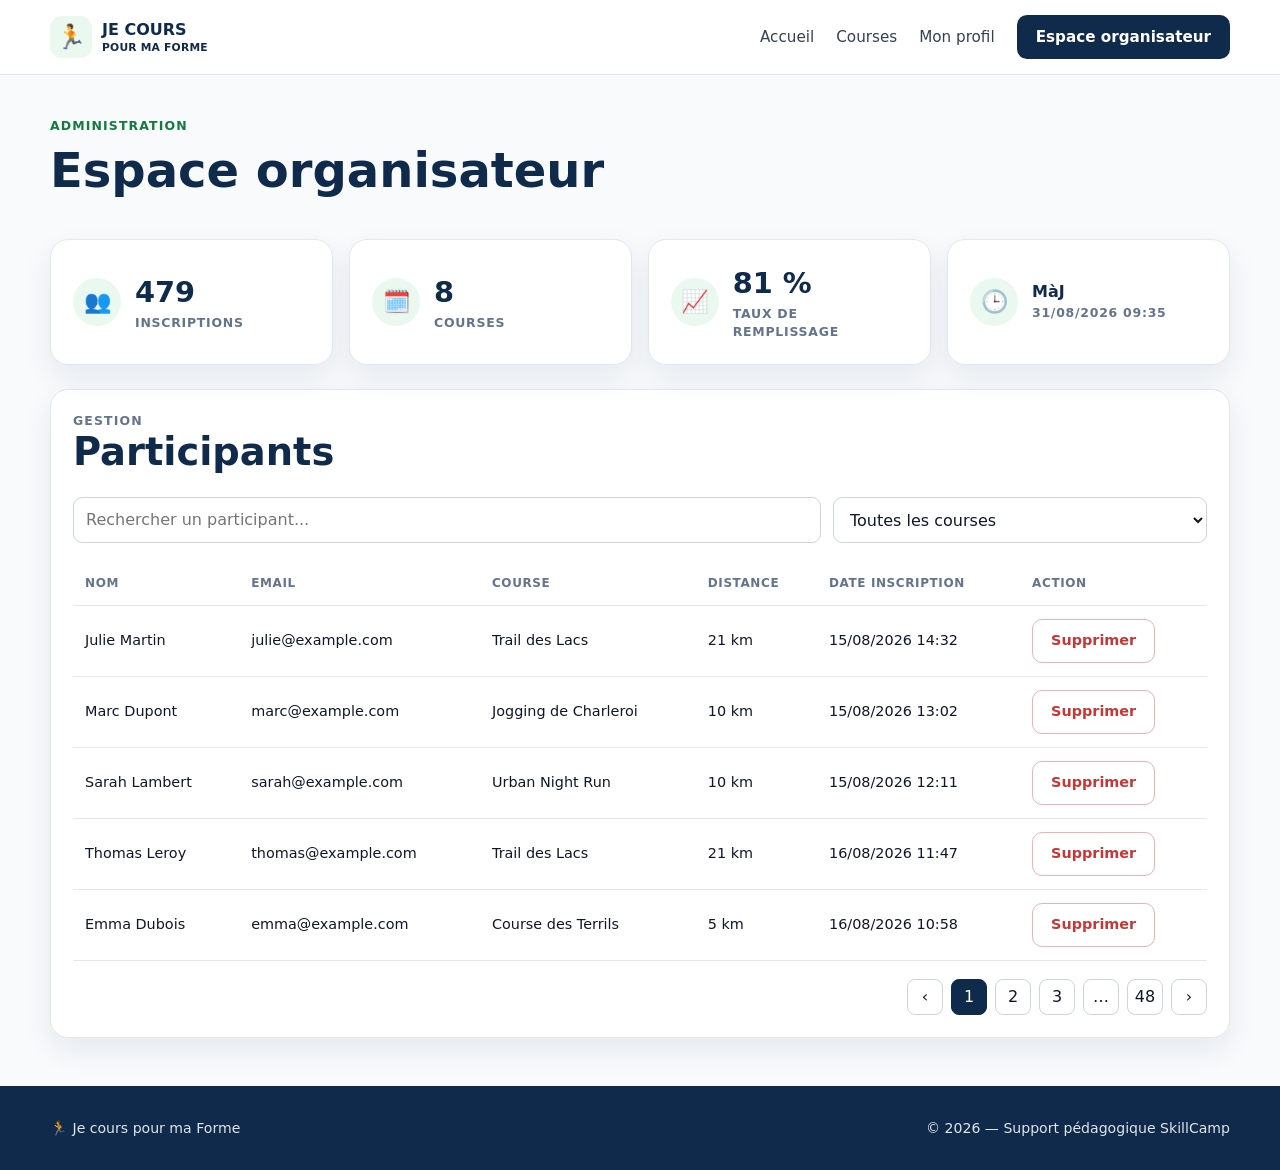
<file: admin.html>
<!doctype html>
<html lang="fr">
<head>
  <meta charset="utf-8">
  <meta name="viewport" content="width=device-width, initial-scale=1">
  <title>Espace organisateur — Je cours pour ma Forme</title>
  <link rel="stylesheet" href="css/style.css">
</head>
<body>

<header class="site-header">
  <div class="container header-inner">
    <a class="brand" href="index.html">
      <span class="brand-mark">🏃</span>
      <span class="brand-text">JE COURS<small>POUR MA FORME</small></span>
    </a>

    <button
      class="menu-toggle"
      id="menu-toggle"
      type="button"
      aria-label="Ouvrir le menu"
      aria-controls="main-nav"
      aria-expanded="false"
    >
      <span></span><span></span><span></span>
    </button>

    <nav class="nav" id="main-nav">
      <a href="index.html">Accueil</a>
      <a href="index.html#courses">Courses</a>
      <a href="profil.html">Mon profil</a>
      <a class="btn btn-primary" href="admin.html">Espace organisateur</a>
    </nav>
  </div>
</header>

<main>
  <section class="page-heading">
    <div class="container">
      <p class="eyebrow">Administration</p>
      <h1 style="max-width:none;font-size:clamp(2rem,4vw,3rem)">Espace organisateur</h1>
    </div>
  </section>

  <section class="container">
    <div class="stats-grid">
      <article class="card stat-card">
        <div class="stat-icon">👥</div>
        <div><div class="stat-value" id="stat-registrations">479</div><div class="stat-label">Inscriptions</div></div>
      </article>
      <article class="card stat-card">
        <div class="stat-icon">🗓️</div>
        <div><div class="stat-value" id="stat-races">8</div><div class="stat-label">Courses</div></div>
      </article>
      <article class="card stat-card">
        <div class="stat-icon">📈</div>
        <div><div class="stat-value" id="stat-occupancy">81 %</div><div class="stat-label">Taux de remplissage</div></div>
      </article>
      <article class="card stat-card">
        <div class="stat-icon">🕒</div>
        <div><div class="stat-value" style="font-size:1rem">MàJ</div><div class="stat-label" id="stat-updated">31/08/2026 09:35</div></div>
      </article>
    </div>

    <section class="card table-card">
      <div class="section-heading">
        <div><p class="eyebrow">Gestion</p><h2>Participants</h2></div>
      </div>

      <div class="table-tools">
        <input id="participant-search" type="search" placeholder="Rechercher un participant...">
        <select id="race-filter">
          <option value="all">Toutes les courses</option>
          <option>Trail des Lacs</option>
          <option>Jogging de Charleroi</option>
          <option>Urban Night Run</option>
          <option>Course des Terrils</option>
        </select>
      </div>

      <table>
        <thead>
          <tr>
            <th>Nom</th><th>Email</th><th>Course</th><th>Distance</th><th>Date inscription</th><th>Action</th>
          </tr>
        </thead>
        <tbody id="participants">
          <tr><td>Julie Martin</td><td>julie@example.com</td><td>Trail des Lacs</td><td>21 km</td><td>15/08/2026 14:32</td><td><button class="btn btn-danger">Supprimer</button></td></tr>
          <tr><td>Marc Dupont</td><td>marc@example.com</td><td>Jogging de Charleroi</td><td>10 km</td><td>15/08/2026 13:02</td><td><button class="btn btn-danger">Supprimer</button></td></tr>
          <tr><td>Sarah Lambert</td><td>sarah@example.com</td><td>Urban Night Run</td><td>10 km</td><td>15/08/2026 12:11</td><td><button class="btn btn-danger">Supprimer</button></td></tr>
          <tr><td>Thomas Leroy</td><td>thomas@example.com</td><td>Trail des Lacs</td><td>21 km</td><td>16/08/2026 11:47</td><td><button class="btn btn-danger">Supprimer</button></td></tr>
          <tr><td>Emma Dubois</td><td>emma@example.com</td><td>Course des Terrils</td><td>5 km</td><td>16/08/2026 10:58</td><td><button class="btn btn-danger">Supprimer</button></td></tr>
        </tbody>
      </table>

      <nav class="pagination" aria-label="Pagination">
        <a href="#">‹</a><a class="active" href="#">1</a><a href="#">2</a><a href="#">3</a><a href="#">…</a><a href="#">48</a><a href="#">›</a>
      </nav>
    </section>
  </section>
</main>

<footer class="footer">
  <div class="container footer-inner">
    <span>🏃 Je cours pour ma Forme</span>
    <span>© 2026 — Support pédagogique SkillCamp</span>
  </div>
</footer>

  <!-- Exercice JS : décommenter lorsque le menu mobile est abordé. -->
  <!-- <script src="js/menu.js"></script> -->
</body>
</html>
</file>
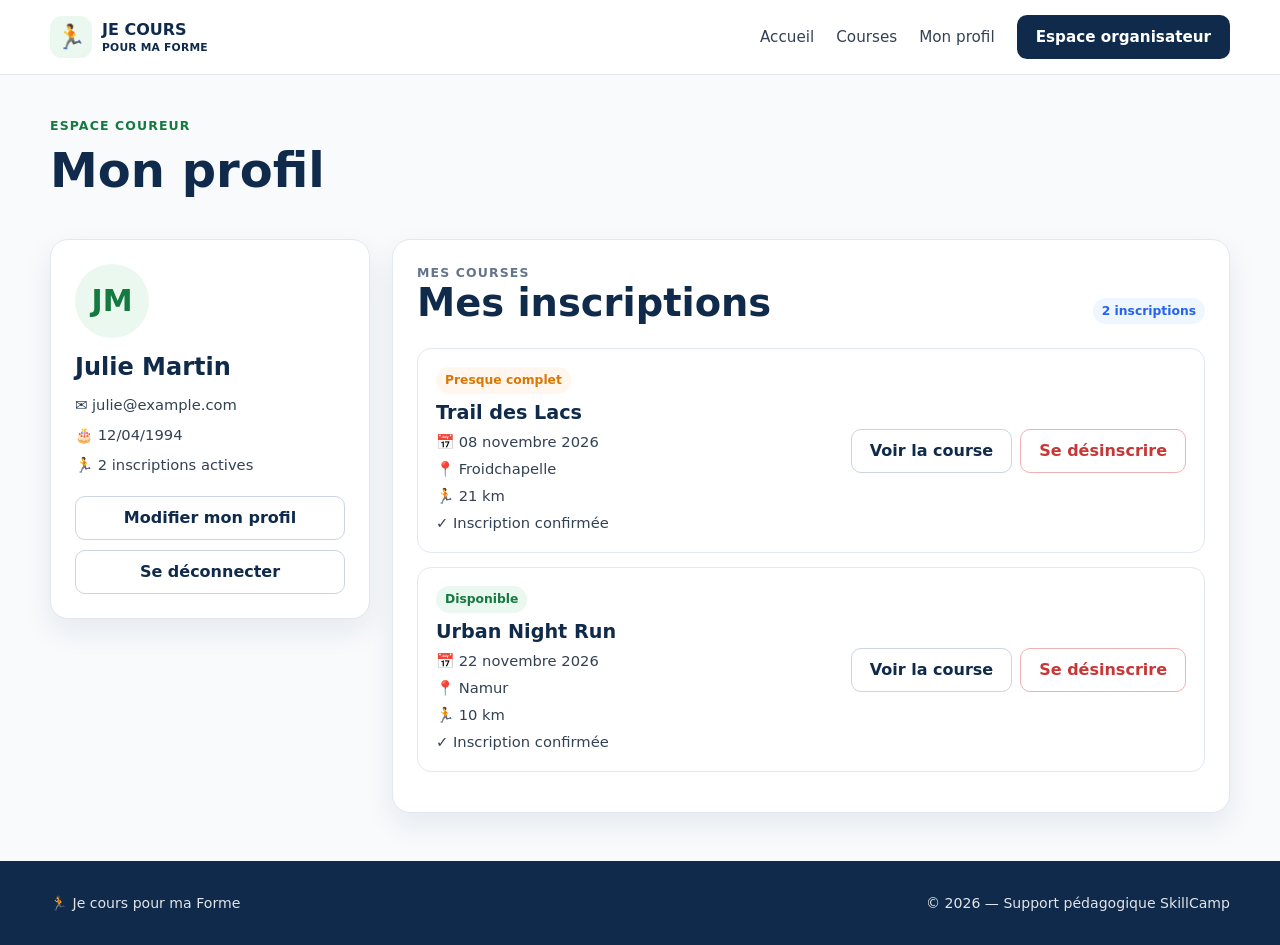
<file: profil.html>
<!doctype html>
<html lang="fr">
<head>
  <meta charset="utf-8">
  <meta name="viewport" content="width=device-width, initial-scale=1">
  <title>Mon profil — Je cours pour ma Forme</title>
  <link rel="stylesheet" href="css/style.css">
</head>
<body>
<header class="site-header">
  <div class="container header-inner">
    <a class="brand" href="index.html">
      <span class="brand-mark">🏃</span>
      <span class="brand-text">JE COURS<small>POUR MA FORME</small></span>
    </a>

    <button
      class="menu-toggle"
      id="menu-toggle"
      type="button"
      aria-label="Ouvrir le menu"
      aria-controls="main-nav"
      aria-expanded="false"
    >
      <span></span><span></span><span></span>
    </button>

    <nav class="nav" id="main-nav">
      <a href="index.html">Accueil</a>
      <a href="index.html#courses">Courses</a>
      <a href="profil.html">Mon profil</a>
      <a class="btn btn-primary" href="admin.html">Espace organisateur</a>
    </nav>
  </div>
</header>
<main>
  <section class="page-heading">
    <div class="container">
      <p class="eyebrow">Espace coureur</p>
      <h1 style="max-width:none;font-size:clamp(2rem,4vw,3rem)">Mon profil</h1>
    </div>
  </section>

  <section class="container">
    <div class="profile-layout">
      <aside class="card profile-card">
        <div class="profile-avatar">JM</div>
        <h2 style="font-size:1.5rem">Julie Martin</h2>

        <div class="profile-meta">
          <span>✉️ julie@example.com</span>
          <span>🎂 12/04/1994</span>
          <span>🏃 2 inscriptions actives</span>
        </div>

        <div class="sg-stack" style="margin-top:20px">
          <button class="btn btn-secondary" type="button">Modifier mon profil</button>
          <button class="btn btn-secondary" type="button">Se déconnecter</button>
        </div>
      </aside>

      <section class="card profile-card">
        <div class="section-heading">
          <div>
            <p class="eyebrow">Mes courses</p>
            <h2>Mes inscriptions</h2>
          </div>
          <span class="badge badge--info" id="registration-count">2 inscriptions</span>
        </div>

        <div id="my-registrations" class="registration-list">
          <article class="registration-item" data-registration-id="101">
            <div>
              <span class="badge badge--warning">Presque complet</span>
              <h3 style="margin-top:8px">Trail des Lacs</h3>
              <div class="registration-item__meta">
                <span>📅 08 novembre 2026</span>
                <span>📍 Froidchapelle</span>
                <span>🏃 21 km</span>
                <span>✓ Inscription confirmée</span>
              </div>
            </div>

            <div class="registration-item__actions">
              <a class="btn btn-secondary" href="index.html#courses">Voir la course</a>
              <button class="btn btn-danger" type="button">Se désinscrire</button>
            </div>
          </article>

          <article class="registration-item" data-registration-id="102">
            <div>
              <span class="badge badge--available">Disponible</span>
              <h3 style="margin-top:8px">Urban Night Run</h3>
              <div class="registration-item__meta">
                <span>📅 22 novembre 2026</span>
                <span>📍 Namur</span>
                <span>🏃 10 km</span>
                <span>✓ Inscription confirmée</span>
              </div>
            </div>

            <div class="registration-item__actions">
              <a class="btn btn-secondary" href="index.html#courses">Voir la course</a>
              <button class="btn btn-danger" type="button">Se désinscrire</button>
            </div>
          </article>
        </div>

        <div id="profile-message" style="margin-top:16px"></div>
      </section>
    </div>
  </section>
</main>
<footer class="footer">
  <div class="container footer-inner">
    <span>🏃 Je cours pour ma Forme</span>
    <span>© 2026 — Support pédagogique SkillCamp</span>
  </div>
</footer>
  <!-- Exercice JS : le menu mobile peut être activé ici. -->
  <!-- <script src="js/menu.js"></script> -->
</body>
</html>
</file>
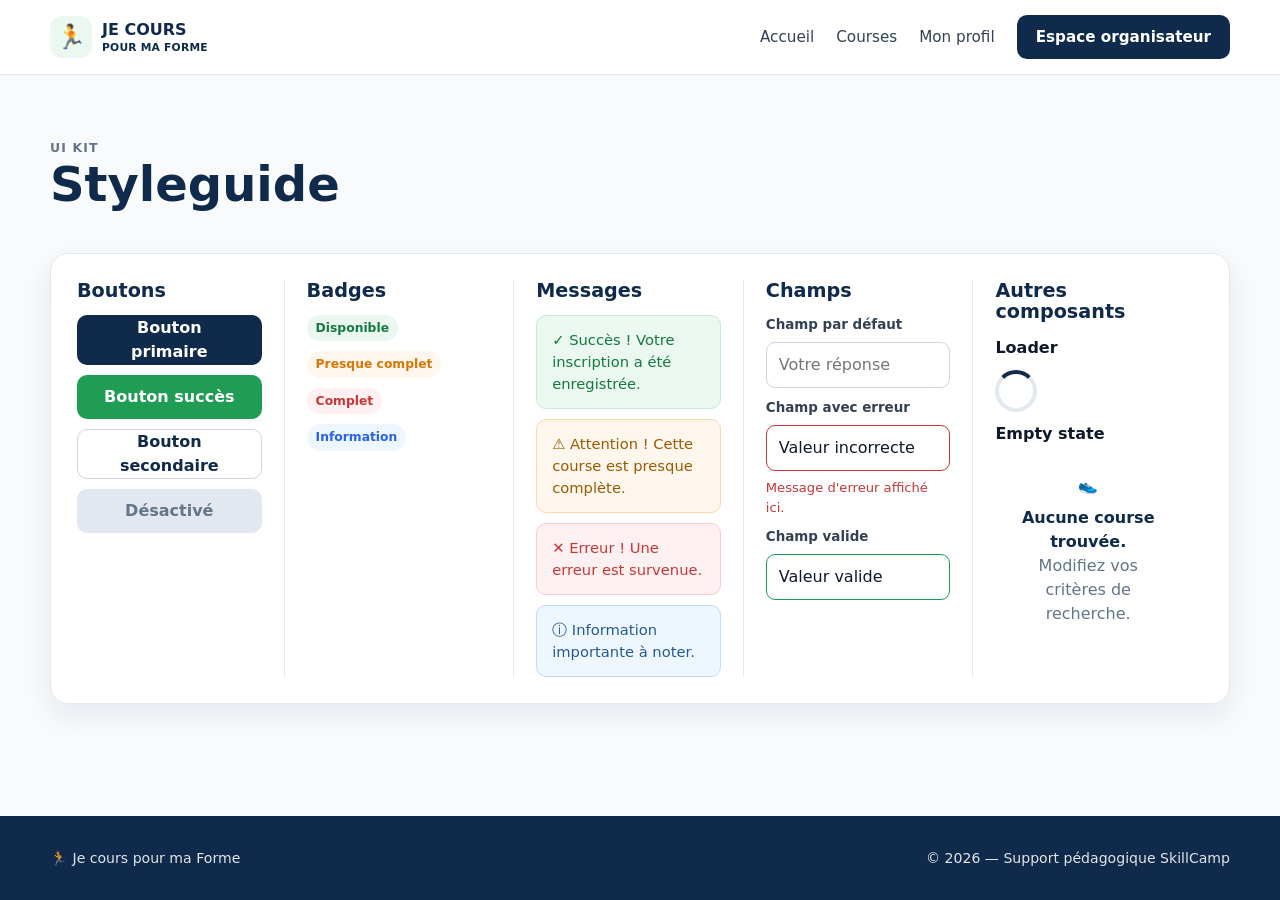
<file: styleguide.html>
<!doctype html>
<html lang="fr">
<head>
  <meta charset="utf-8">
  <meta name="viewport" content="width=device-width, initial-scale=1">
  <title>Styleguide — Je cours pour ma Forme</title>
  <link rel="stylesheet" href="css/style.css">
</head>
<body>

<header class="site-header">
  <div class="container header-inner">
    <a class="brand" href="index.html">
      <span class="brand-mark">🏃</span>
      <span class="brand-text">JE COURS<small>POUR MA FORME</small></span>
    </a>

    <button
      class="menu-toggle"
      id="menu-toggle"
      type="button"
      aria-label="Ouvrir le menu"
      aria-controls="main-nav"
      aria-expanded="false"
    >
      <span></span><span></span><span></span>
    </button>

    <nav class="nav" id="main-nav">
      <a href="index.html">Accueil</a>
      <a href="index.html#courses">Courses</a>
      <a href="profil.html">Mon profil</a>
      <a class="btn btn-primary" href="admin.html">Espace organisateur</a>
    </nav>
  </div>
</header>

<main class="section">
  <div class="container">
    <div class="section-heading">
      <div><p class="eyebrow">UI Kit</p><h1 style="max-width:none;font-size:clamp(2rem,4vw,3rem)">Styleguide</h1></div>
    </div>

    <section class="card" style="padding:26px">
      <div class="styleguide-grid">
        <div class="sg-block">
          <h3>Boutons</h3>
          <div class="sg-stack">
            <button class="btn btn-primary">Bouton primaire</button>
            <button class="btn btn-success">Bouton succès</button>
            <button class="btn btn-secondary">Bouton secondaire</button>
            <button class="btn" disabled>Désactivé</button>
          </div>
        </div>

        <div class="sg-block">
          <h3>Badges</h3>
          <div class="sg-stack">
            <span class="badge badge--available">Disponible</span>
            <span class="badge badge--warning">Presque complet</span>
            <span class="badge badge--full">Complet</span>
            <span class="badge badge--info">Information</span>
          </div>
        </div>

        <div class="sg-block">
          <h3>Messages</h3>
          <div class="sg-stack">
            <div class="notice notice--success">✓ Succès ! Votre inscription a été enregistrée.</div>
            <div class="notice notice--warning">⚠ Attention ! Cette course est presque complète.</div>
            <div class="notice notice--danger">✕ Erreur ! Une erreur est survenue.</div>
            <div class="notice notice--info">ⓘ Information importante à noter.</div>
          </div>
        </div>

        <div class="sg-block">
          <h3>Champs</h3>
          <div class="sg-stack">
            <div class="field"><label>Champ par défaut</label><input placeholder="Votre réponse"></div>
            <div class="field"><label>Champ avec erreur</label><input class="input-error" value="Valeur incorrecte"><p class="field-error">Message d'erreur affiché ici.</p></div>
            <div class="field"><label>Champ valide</label><input style="border-color:var(--green)" value="Valeur valide"></div>
          </div>
        </div>

        <div class="sg-block">
          <h3>Autres composants</h3>
          <div class="sg-stack">
            <strong>Loader</strong>
            <div class="loader" aria-label="Chargement"></div>
            <strong>Empty state</strong>
            <div class="empty-state">👟<strong>Aucune course trouvée.</strong>Modifiez vos critères de recherche.</div>
          </div>
        </div>
      </div>
    </section>
  </div>
</main>

<footer class="footer">
  <div class="container footer-inner">
    <span>🏃 Je cours pour ma Forme</span>
    <span>© 2026 — Support pédagogique SkillCamp</span>
  </div>
</footer>

  <!-- Exercice JS : décommenter lorsque le menu mobile est abordé. -->
  <!-- <script src="js/menu.js"></script> -->
</body>
</html>
</file>
<file: css/style.css>
:root {
  --navy: #0f2a4a;
  --navy-2: #173d67;
  --green: #1f9d55;
  --green-dark: #147a3f;
  --green-soft: #eaf8f0;
  --blue-soft: #eef6ff;
  --orange: #d97706;
  --orange-soft: #fff7ed;
  --red: #c73737;
  --red-soft: #fff1f1;
  --gray-50: #f8fafc;
  --gray-100: #f1f5f9;
  --gray-200: #e2e8f0;
  --gray-300: #cbd5e1;
  --gray-500: #64748b;
  --gray-700: #334155;
  --gray-900: #0f172a;
  --white: #fff;
  --shadow: 0 12px 30px rgba(15, 42, 74, .08);
  --radius: 18px;
}

* { box-sizing: border-box; }

html { scroll-behavior: smooth; }

body {
  margin: 0;
  font-family: Inter, ui-sans-serif, system-ui, -apple-system, BlinkMacSystemFont, "Segoe UI", sans-serif;
  color: var(--gray-900);
  background: var(--gray-50);
  line-height: 1.5;
}

a { color: inherit; text-decoration: none; }
button, input, select { font: inherit; }

.container {
  width: min(1180px, calc(100% - 32px));
  margin-inline: auto;
}

.site-header {
  position: sticky;
  top: 0;
  z-index: 20;
  background: rgba(255,255,255,.96);
  backdrop-filter: blur(10px);
  border-bottom: 1px solid var(--gray-200);
}

.header-inner {
  min-height: 74px;
  display: flex;
  align-items: center;
  justify-content: space-between;
  gap: 24px;
}

.brand {
  display: inline-flex;
  align-items: center;
  gap: 10px;
  font-weight: 800;
  color: var(--navy);
}

.brand-mark {
  width: 42px;
  height: 42px;
  display: grid;
  place-items: center;
  border-radius: 12px;
  background: var(--green-soft);
  color: var(--green);
  font-size: 24px;
}

.brand-text small {
  display: block;
  margin-top: -2px;
  font-size: .67rem;
  font-weight: 700;
  letter-spacing: .02em;
}

.nav {
  display: flex;
  align-items: center;
  gap: 22px;
  font-size: .95rem;
}

.nav a {
  color: var(--gray-700);
}

.nav a:hover,
.nav a.active {
  color: var(--green-dark);
}

.nav .btn {
  color: var(--white);
}

.hero {
  background:
    linear-gradient(90deg, rgba(248,250,252,1) 0%, rgba(248,250,252,.92) 36%, rgba(248,250,252,.18) 70%),
    url("https://images.unsplash.com/photo-1552674605-db6ffd4facb5?auto=format&fit=crop&w=1800&q=80") center/cover;
  border-bottom: 1px solid var(--gray-200);
}

.hero-inner {
  min-height: 390px;
  display: flex;
  align-items: center;
}

.hero-copy {
  width: min(560px, 100%);
  padding: 64px 0;
}

.eyebrow {
  margin: 0 0 8px;
  color: var(--green-dark);
  text-transform: uppercase;
  letter-spacing: .09em;
  font-size: .78rem;
  font-weight: 800;
}

h1, h2, h3 {
  color: var(--navy);
  line-height: 1.1;
}

h1 {
  margin: 0 0 18px;
  font-size: clamp(2.4rem, 5vw, 4rem);
  max-width: 9ch;
}

h2 {
  margin: 0;
  font-size: clamp(1.8rem, 3vw, 2.5rem);
}

h3 { margin: 0; font-size: 1.2rem; }

.hero p {
  max-width: 52ch;
  color: var(--gray-700);
  font-size: 1.05rem;
}

.btn {
  display: inline-flex;
  align-items: center;
  justify-content: center;
  gap: 8px;
  min-height: 44px;
  padding: 0 18px;
  border: 1px solid transparent;
  border-radius: 10px;
  font-weight: 700;
  cursor: pointer;
  transition: .18s ease;
}

.btn:hover { transform: translateY(-1px); }

.btn-primary {
  background: var(--navy);
  color: var(--white);
}

.btn-success {
  background: var(--green);
  color: var(--white);
}

.btn-success:hover { background: var(--green-dark); }

.btn-secondary {
  background: var(--white);
  color: var(--navy);
  border-color: var(--gray-300);
}

.btn-danger {
  background: var(--white);
  color: var(--red);
  border-color: #efb1b1;
}

.btn[disabled] {
  cursor: not-allowed;
  transform: none;
  background: var(--gray-200);
  color: var(--gray-500);
  border-color: var(--gray-200);
}

.section {
  padding: 64px 0;
}

.section-heading {
  display: flex;
  justify-content: space-between;
  gap: 24px;
  align-items: end;
  margin-bottom: 24px;
}

.section-heading p { margin: 0; color: var(--gray-500); }

.filters {
  display: grid;
  grid-template-columns: 2fr 1fr 1fr;
  gap: 14px;
  margin-bottom: 24px;
}

.field,
.filters label {
  display: grid;
  gap: 7px;
}

.field > span,
.filters label > span,
.field label {
  font-size: .84rem;
  color: var(--gray-700);
  font-weight: 700;
}

input,
select {
  width: 100%;
  min-height: 44px;
  padding: 10px 12px;
  border: 1px solid var(--gray-300);
  border-radius: 9px;
  background: var(--white);
  color: var(--gray-900);
  outline: none;
}

input:focus,
select:focus {
  border-color: var(--green);
  box-shadow: 0 0 0 3px rgba(31,157,85,.12);
}

.input-error { border-color: var(--red) !important; }
.field-error { min-height: 20px; color: var(--red); font-size: .82rem; margin: 0; }

.race-grid {
  display: grid;
  grid-template-columns: repeat(4, minmax(0, 1fr));
  gap: 18px;
}

.race-card {
  background: var(--white);
  border: 1px solid var(--gray-200);
  border-radius: var(--radius);
  overflow: hidden;
  box-shadow: var(--shadow);
  display: flex;
  flex-direction: column;
}

.race-card__media {
  position: relative;
  height: 180px;
  background: linear-gradient(135deg, #cbd5e1, #94a3b8);
  overflow: hidden;
}

.race-card__media img {
  width: 100%;
  height: 100%;
  object-fit: cover;
  display: block;
}

.race-card__date {
  position: absolute;
  top: 12px;
  left: 12px;
  width: 58px;
  min-height: 58px;
  display: grid;
  place-items: center;
  padding: 8px;
  border-radius: 12px;
  background: var(--navy);
  color: var(--white);
  text-align: center;
  font-weight: 800;
  line-height: 1.05;
}

.race-card__date small { display: block; font-size: .72rem; }

.race-card__body {
  display: grid;
  gap: 12px;
  padding: 18px;
  flex: 1;
}

.race-card__meta {
  display: grid;
  gap: 6px;
  color: var(--gray-700);
  font-size: .92rem;
}

.race-card__footer {
  display: grid;
  gap: 10px;
  margin-top: auto;
}

.badge {
  display: inline-flex;
  width: fit-content;
  padding: 4px 9px;
  border-radius: 999px;
  font-size: .77rem;
  font-weight: 800;
}

.badge--available {
  background: var(--green-soft);
  color: var(--green-dark);
}

.badge--warning {
  background: var(--orange-soft);
  color: var(--orange);
}

.badge--full {
  background: var(--red-soft);
  color: var(--red);
}

.badge--info {
  background: var(--blue-soft);
  color: #2563eb;
}

.features {
  background: var(--white);
  border-top: 1px solid var(--gray-200);
}

.feature-grid {
  display: grid;
  grid-template-columns: repeat(3, 1fr);
  gap: 18px;
}

.feature {
  display: flex;
  gap: 14px;
  align-items: flex-start;
}

.feature-icon {
  flex: 0 0 50px;
  height: 50px;
  display: grid;
  place-items: center;
  border-radius: 50%;
  border: 1px solid #b9e5cb;
  color: var(--green);
  font-size: 22px;
}

.card {
  background: var(--white);
  border: 1px solid var(--gray-200);
  border-radius: var(--radius);
  box-shadow: var(--shadow);
}

.registration-layout {
  display: grid;
  grid-template-columns: .9fr 1.1fr;
  gap: 22px;
  align-items: start;
}

.race-summary { overflow: hidden; }

.race-summary__media {
  height: 240px;
  background: #cbd5e1;
}

.race-summary__media img {
  width: 100%;
  height: 100%;
  object-fit: cover;
}

.race-summary__body {
  padding: 22px;
  display: grid;
  gap: 14px;
}

.notice {
  padding: 13px 15px;
  border-radius: 10px;
  border: 1px solid transparent;
  font-size: .92rem;
}

.notice--success {
  background: var(--green-soft);
  color: var(--green-dark);
  border-color: #c7ebd4;
}

.notice--warning {
  background: var(--orange-soft);
  color: #9a5a00;
  border-color: #fed7aa;
}

.notice--danger {
  background: var(--red-soft);
  color: var(--red);
  border-color: #fecaca;
}

.notice--info {
  background: var(--blue-soft);
  color: #245a96;
  border-color: #bfdbfe;
}

.form-card { padding: 26px; }

.form-grid {
  display: grid;
  gap: 16px;
}

.checkbox-row {
  display: flex;
  align-items: flex-start;
  gap: 10px;
  font-size: .9rem;
  color: var(--gray-700);
}

.checkbox-row input {
  width: 18px;
  min-height: 18px;
  margin-top: 2px;
}

.page-heading {
  padding: 42px 0 24px;
}

.stats-grid {
  display: grid;
  grid-template-columns: repeat(4, 1fr);
  gap: 16px;
  margin-bottom: 24px;
}

.stat-card {
  padding: 22px;
  display: flex;
  gap: 14px;
  align-items: center;
}

.stat-icon {
  width: 48px;
  height: 48px;
  border-radius: 50%;
  display: grid;
  place-items: center;
  background: var(--green-soft);
  color: var(--green);
  font-size: 22px;
}

.stat-value {
  font-size: 1.8rem;
  font-weight: 900;
  color: var(--navy);
}

.stat-label {
  color: var(--gray-500);
  font-size: .78rem;
  text-transform: uppercase;
  letter-spacing: .06em;
  font-weight: 800;
}

.table-card { padding: 22px; overflow-x: auto; }

.table-tools {
  display: grid;
  grid-template-columns: 2fr 1fr;
  gap: 12px;
  margin: 16px 0 18px;
}

table {
  width: 100%;
  border-collapse: collapse;
  min-width: 820px;
}

th, td {
  padding: 13px 12px;
  text-align: left;
  border-bottom: 1px solid var(--gray-200);
  font-size: .9rem;
}

th {
  color: var(--gray-500);
  font-size: .75rem;
  text-transform: uppercase;
  letter-spacing: .05em;
}

.pagination {
  display: flex;
  justify-content: flex-end;
  gap: 8px;
  margin-top: 18px;
}

.pagination a {
  min-width: 36px;
  height: 36px;
  display: grid;
  place-items: center;
  border: 1px solid var(--gray-300);
  border-radius: 8px;
  background: var(--white);
}

.pagination a.active {
  background: var(--navy);
  color: var(--white);
  border-color: var(--navy);
}

.styleguide-grid {
  display: grid;
  grid-template-columns: repeat(5, 1fr);
  gap: 22px;
}

.sg-block {
  padding-right: 22px;
  border-right: 1px solid var(--gray-200);
}

.sg-block:last-child { border-right: 0; }

.sg-stack {
  display: grid;
  gap: 10px;
  margin-top: 14px;
}

.loader {
  width: 42px;
  height: 42px;
  border-radius: 50%;
  border: 4px solid var(--gray-200);
  border-top-color: var(--navy);
  animation: spin 1s linear infinite;
}

@keyframes spin { to { transform: rotate(360deg); } }

.empty-state {
  text-align: center;
  padding: 18px;
  color: var(--gray-500);
}

.empty-state strong {
  display: block;
  color: var(--navy);
  margin-top: 8px;
}

.footer {
  margin-top: 48px;
  background: var(--navy);
  color: rgba(255,255,255,.88);
}

.footer-inner {
  min-height: 84px;
  display: flex;
  align-items: center;
  justify-content: space-between;
  gap: 18px;
  font-size: .88rem;
}

@media (max-width: 980px) {
  .race-grid { grid-template-columns: repeat(2, minmax(0, 1fr)); }
  .stats-grid { grid-template-columns: repeat(2, 1fr); }
  .styleguide-grid { grid-template-columns: repeat(2, 1fr); }
  .sg-block { border-right: 0; padding-right: 0; }
}

@media (max-width: 760px) {
  .hero {
    background:
      linear-gradient(rgba(248,250,252,.9), rgba(248,250,252,.9)),
      url("https://images.unsplash.com/photo-1552674605-db6ffd4facb5?auto=format&fit=crop&w=1200&q=80") center/cover;
  }
  .filters,
  .registration-layout,
  .table-tools,
  .feature-grid {
    grid-template-columns: 1fr;
  }
  .section-heading {
    align-items: start;
    flex-direction: column;
  }
}

@media (max-width: 560px) {
  .container { width: min(100% - 22px, 1180px); }
  .race-grid,
  .stats-grid,
  .styleguide-grid {
    grid-template-columns: 1fr;
  }
  .header-inner { min-height: 64px; }
  .brand-text small { display: none; }
  .hero-inner { min-height: 330px; }
  .hero-copy { padding: 42px 0; }
  .section { padding: 44px 0; }
}

/* Mobile navigation ------------------------------------------------------- */
.menu-toggle {
  display: none;
  width: 44px;
  height: 44px;
  padding: 10px;
  border: 1px solid var(--gray-300);
  border-radius: 10px;
  background: var(--white);
  cursor: pointer;
}

.menu-toggle span {
  display: block;
  height: 2px;
  margin: 5px 0;
  border-radius: 99px;
  background: var(--navy);
}

@media (max-width: 760px) {
  .header-inner {
    position: relative;
  }

  .menu-toggle {
    display: block;
    margin-left: auto;
  }

  .nav {
    display: none;
    position: absolute;
    top: calc(100% + 1px);
    left: 0;
    right: 0;
    padding: 14px 16px 18px;
    background: var(--white);
    border: 1px solid var(--gray-200);
    border-top: 0;
    border-radius: 0 0 14px 14px;
    box-shadow: var(--shadow);
    flex-direction: column;
    align-items: stretch;
    gap: 4px;
  }

  .nav.is-open {
    display: flex;
  }

  .nav > a:not(.btn) {
    display: block;
    padding: 11px 8px;
    border-radius: 8px;
  }

  .nav > a:not(.btn):hover {
    background: var(--gray-100);
  }

  .nav .btn {
    margin-top: 6px;
  }
}


/* Profile page ------------------------------------------------------------ */
.profile-layout {
  display: grid;
  grid-template-columns: 320px 1fr;
  gap: 22px;
  align-items: start;
}

.profile-card {
  padding: 24px;
}

.profile-avatar {
  width: 74px;
  height: 74px;
  display: grid;
  place-items: center;
  margin-bottom: 16px;
  border-radius: 50%;
  background: var(--green-soft);
  color: var(--green-dark);
  font-size: 30px;
  font-weight: 800;
}

.profile-meta {
  display: grid;
  gap: 8px;
  margin-top: 14px;
  color: var(--gray-700);
  font-size: .92rem;
}

.registration-list {
  display: grid;
  gap: 14px;
}

.registration-item {
  display: grid;
  grid-template-columns: 1fr auto;
  gap: 18px;
  align-items: center;
  padding: 18px;
  border: 1px solid var(--gray-200);
  border-radius: 14px;
  background: var(--white);
}

.registration-item__meta {
  display: grid;
  gap: 5px;
  margin-top: 8px;
  color: var(--gray-700);
  font-size: .92rem;
}

.registration-item__actions {
  display: flex;
  gap: 8px;
  align-items: center;
}

@media (max-width: 760px) {
  .profile-layout {
    grid-template-columns: 1fr;
  }

  .registration-item {
    grid-template-columns: 1fr;
  }

  .registration-item__actions {
    justify-content: flex-start;
  }
}
</file>
